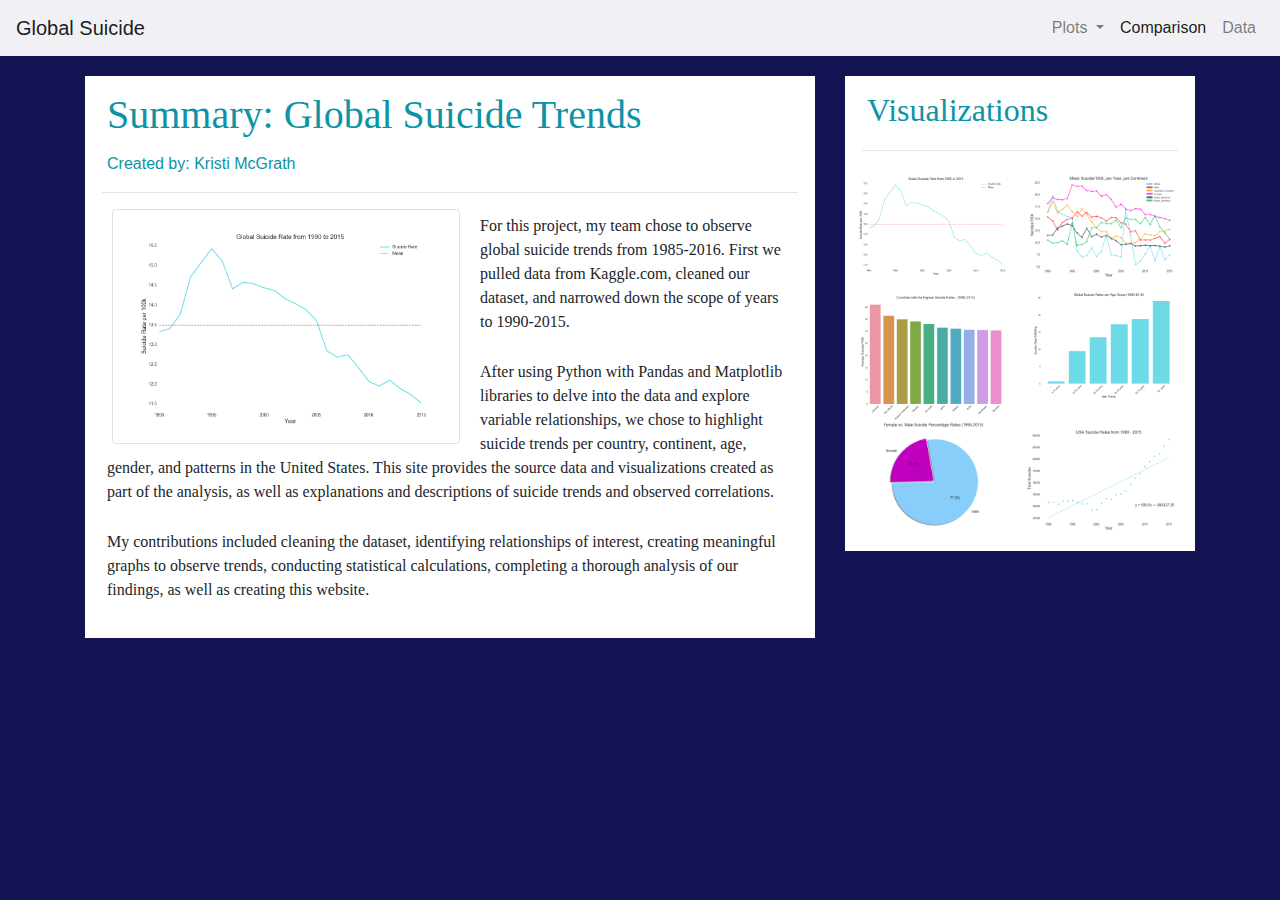
<file: index.html>
<!--DocType-->
<!DOCTYPE html>
<html lang="en-us">

<!--Header with page title-->
<head>
  <meta charset="UTF-8">
  <meta name="viewport" content="width=device-width, initial-scale=1, maximum-scale=1">
  <title>Global Suicide</title>
  <link rel="stylesheet" href="https://stackpath.bootstrapcdn.com/bootstrap/4.3.1/css/bootstrap.min.css"
    integrity="sha384-ggOyR0iXCbMQv3Xipma34MD+dH/1fQ784/j6cY/iJTQUOhcWr7x9JvoRxT2MZw1T" crossorigin="anonymous">
  <link rel="stylesheet" href="WebVisualizations/style.css">
</head>

<!--Interactive NavBar-->
<body>   
    <nav class="navbar navbar-expand-sm navbar-light bg-light">
    <a class="navbar-brand" href="index.html">Global Suicide</a>
    <button class="navbar-toggler" type="button" data-toggle="collapse" data-target="#navbarSupportedContent"
      aria-controls="navbarSupportedContent" aria-expanded="false" aria-label="Toggle navigation">
      <span class="navbar-toggler-icon"></span>
    </button>
    <div class="collapse navbar-collapse" id="navbarSupportedContent">
      <ul class="navbar-nav ml-auto">
        <li class="nav-item dropdown">
          <a class="nav-link dropdown-toggle" href="#" id="navbarDropdown" role="button" data-toggle="dropdown"
            aria-haspopup="true" aria-expanded="false"> Plots
          </a>
          <div class="dropdown-menu" aria-labelledby="navbarDropdown"> <!--Drop-down-->
            <a class="dropdown-item" href="WebVisualizations/Overall.html">Overall Global Trends</a>
            <a class="dropdown-item" href="WebVisualizations/perCont.html">Per Continent</a>
            <a class="dropdown-item" href="WebVisualizations/highCount.html">Countries With Highest Rates</a>
            <a class="dropdown-item" href="WebVisualizations/age.html">Per Age Group</a>
            <a class="dropdown-item" href="WebVisualizations/gender.html">Per Gender</a>
            <a class="dropdown-item" href="WebVisualizations/usa.html">U.S. Rates</a>
          </div>
        </li>
        <li class="nav-item active">
          <a class="nav-link" href="WebVisualizations/comparisons.html">Comparison <span
              class="sr-only">(current)</span></a>
        </li>
        <li class="nav-item">
          <a class="nav-link" href="WebVisualizations/CountryStats.html">Data</a>
        </li>
    </div>
  </nav>

  <!--Container-->
  <div class="container">
    <div class='row'>

      <!-- Summary: Global Suicide -->
      <div class="col-md-8"> <!--col-md-8 to fit in column with visualizations-->
        <div class="col-md-12 box">
          <h1>Summary: Global Suicide Trends</h1>
          <div class = 'author'>Created by: Kristi McGrath</div>
          <hr>
          <div class="thumbnail">
            <a href = "WebVisualizations/Overall.html"><img class="img-thumbnail img-fluid pad" src="WebVisualizations/visualizations/1990to2015LineChart.png"
              width="50%" alt="Responsive image" ALIGN='left'>
            </a>
          </div>
          <!--Summary-->
          <p>For this project, my team chose to observe global suicide trends from 1985-2016. First we pulled data from
            Kaggle.com, cleaned our dataset, and narrowed down the scope of years to 1990-2015.
          </p>
          <p>After using Python with Pandas and Matplotlib libraries to delve into the data and explore variable
            relationships, we chose to highlight suicide trends per country, continent, age, gender, and patterns in the
            United States. This site provides the source data and visualizations created as part of the analysis, as well
            as explanations and descriptions of suicide trends and observed correlations.
          </p>
          <p>My contributions included cleaning the dataset, identifying relationships of interest, creating meaningful
            graphs to observe trends, conducting statistical calculations, completing a thorough analysis of our
            findings, as well as creating this website.
          </p>
        </div>
      </div>

      <!--Visualizations-->
      <div class='col-md-4'> <!--col-md-4 to fit in column with summary-->
        <div class="col-md-12 box">
          <h2>Visualizations</h2>
          <hr>
          <div class="row">
            <div class='col-4 col-md-6 nobor'> <!--col-md-6 to fit next to another image; col-4 for when screen shrinks-->
              <a href="WebVisualizations/Overall.html"> <img
                  src='WebVisualizations/visualizations/1990to2015LineChart.png' class="img-fluid" width="100%"
                  alt="Responsive image">
              </a>
            </div>
            <div class='col-4 col-md-6 nobor'>
              <a href="WebVisualizations/perCont.html"><img
                  src='WebVisualizations/visualizations/1990to2015Continents.png' class="img-fluid" width="100%"
                  alt="Responsive image">
              </a>
            </div>
            <div class='col-4 col-md-6 nobor'>
              <a href="WebVisualizations/highCount.html"> <img
                  src='WebVisualizations/visualizations/BarGraphCountHighSuicideRate.png' class="img-fluid" width="100%"
                  alt="Responsive image">
              </a>
            </div>
            <div class='col-4 col-md-6 nobor'>
              <a href="WebVisualizations/age.html"><img
                  src='WebVisualizations/visualizations/BarGraphAgeSuicideRates.png' class="img-fluid" width="100%"
                  alt="Responsive image">
              </a>
            </div>
            <div class='col-4 col-md-6 nobor'>
              <a href="WebVisualizations/gender.html"><img
                  src='WebVisualizations/visualizations/PieGenderSuicideRates.png' class="img-fluid" width="100%"
                  alt="Responsive image">
              </a>
            </div>
            <div class='col-4 col-md-6 nobor pad3'>
              <a href="WebVisualizations/usa.html"><img src='WebVisualizations/visualizations/USARegressionGraph.png'
                  class="img-fluid" width="100%" alt="Responsive image">
              </a>
            </div>
          </div>
        </div>
      </div>
    </div>
  </div>

  <!--Bootstrap necessities-->
  <script src="https://code.jquery.com/jquery-3.3.1.slim.min.js"
    integrity="sha384-q8i/X+965DzO0rT7abK41JStQIAqVgRVzpbzo5smXKp4YfRvH+8abtTE1Pi6jizo"
    crossorigin="anonymous"></script>
  <script src="https://cdnjs.cloudflare.com/ajax/libs/popper.js/1.14.7/umd/popper.min.js"
    integrity="sha384-UO2eT0CpHqdSJQ6hJty5KVphtPhzWj9WO1clHTMGa3JDZwrnQq4sF86dIHNDz0W1"
    crossorigin="anonymous"></script>
  <script src="https://stackpath.bootstrapcdn.com/bootstrap/4.3.1/js/bootstrap.min.js"
    integrity="sha384-JjSmVgyd0p3pXB1rRibZUAYoIIy6OrQ6VrjIEaFf/nJGzIxFDsf4x0xIM+B07jRM"
    crossorigin="anonymous"></script>
</body>
</html>
</file>
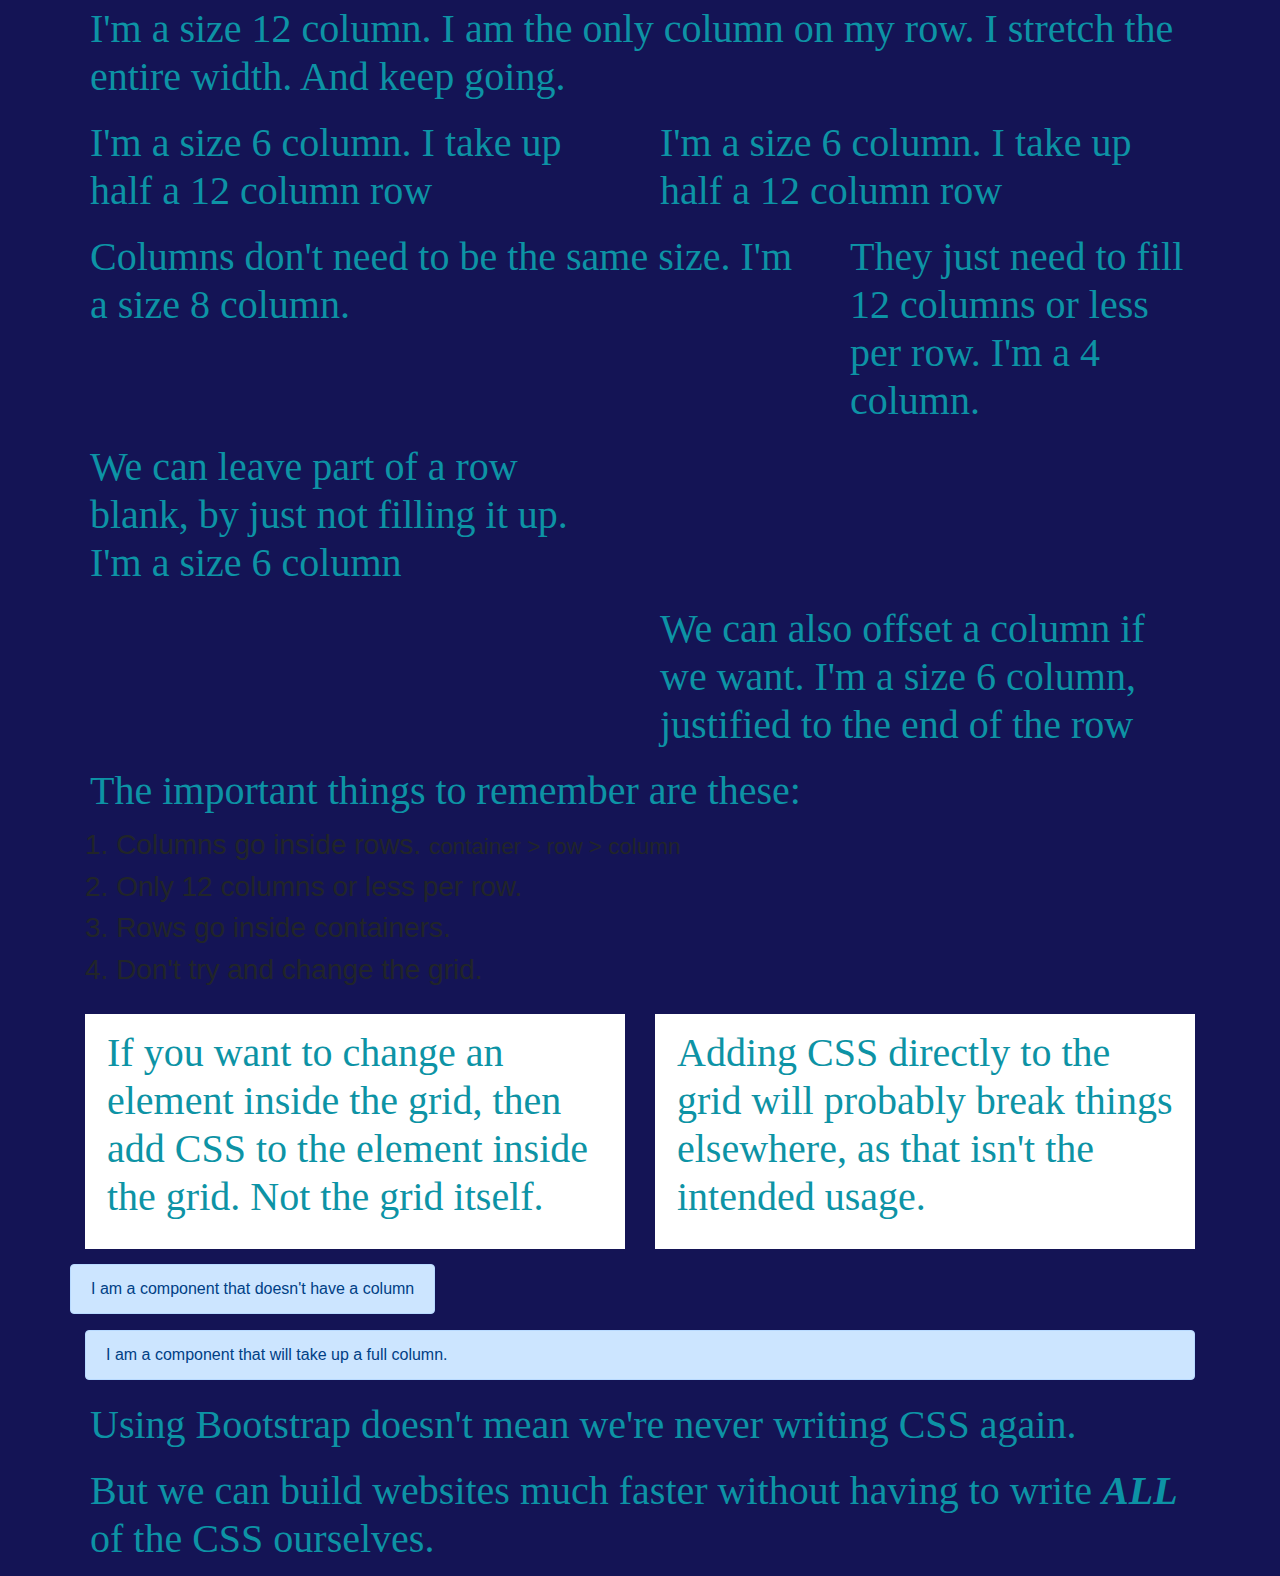
<file: WebVisualizations/index.html>
<!DOCTYPE html>
<html lang="en-us">

<head>

  <meta charset="UTF-8">
  <title>Global Suicide</title>
  <title>Bootstrap Components</title>
  <link rel="stylesheet" href="https://stackpath.bootstrapcdn.com/bootstrap/4.3.1/css/bootstrap.min.css" integrity="sha384-ggOyR0iXCbMQv3Xipma34MD+dH/1fQ784/j6cY/iJTQUOhcWr7x9JvoRxT2MZw1T" crossorigin="anonymous">
  <link rel="stylesheet" href="style.css"> <!--set image inside css file; give image some sort of id or class to reference it by-->
</head>
  <!-- Bring in our bootstrap stylesheet -->
  <!--<link rel="stylesheet" href="https://stackpath.bootstrapcdn.com/bootstrap/4.3.1/css/bootstrap.min.css" integrity="sha384-ggOyR0iXCbMQv3Xipma34MD+dH/1fQ784/j6cY/iJTQUOhcWr7x9JvoRxT2MZw1T" crossorigin="anonymous">-->
  <!--<link rel="stylesheet" href="style.css">-->

<body>

  <!-- Our rows function in containers (grid created). -->
  <div class="container">

    <!-- Our columns function in rows. -->
    <div class="row">

      <!-- Columns have 12 areas of width to work with. -->

      <!-- One third of screen (4/12) -->
      <div class="col-md-4">
        <!-- This is column 1 of 3 -->
      </div>

      <!-- One third of screen (4/12) -->
      <div class="col-md-4">
        <!-- This is column 2 of 3 -->
      </div>

      <!-- One third of screen (4/12) -->
      <div class="col-md-4">

        <!-- This is column 3 of 3 -->
      </div>

      <!-- Columns float left, so all adjacent rows will appear next to each other (as long as not all space gets taken up) -->
    </div>

  </div>


  <!-- Creates the Overall Grid -->
  <div class="container">

    <!-- First Row -->
    <div class="row">

      <!-- First (and only column) -->
      <div class="col-md-12">
        <h1>I'm a size 12 column. I am the only column on my row. I stretch the entire width. And keep going.</h1>
      </div>
    </div>

    <!-- Second Row -->
    <div class="row">

      <!-- First of two columns -->
      <div class="col-md-6">
        <h1>I'm a size 6 column. I take up half a 12 column row</h1>
      </div>

      <!-- Second of two columns -->
      <div class="col-md-6">
        <h1>I'm a size 6 column. I take up half a 12 column row</h1>
      </div>
    </div>

    <!--Third Row-->
    <div class="row">
      <!--First of Two Columns-->
      <div class="col-md-8">
        <h1>Columns don't need to be the same size. I'm a size 8 column.</h1>
      </div>
      <!--Second of Two Columns-->
      <div class="col-md-4">
        <h1>They just need to fill 12 columns or less per row. I'm a 4 column.</h1>
      </div>
    </div>

    <!--Fourth Row-->
    <div class="row">
      <!--First and Only Column in this Row-->
      <div class="col-md-6">
        <h1>We can leave part of a row blank, by just not filling it up. I'm a size 6 column</h1>
      </div>
    </div>

    <!--Fifth Row-->
    <div class="row justify-content-end">
      <!--First and Only Column in this Row-->
      <!--Notice how horizontally aligned this column to the right-->
      <div class="col-md-6">
        <h1>We can also offset a column if we want. I'm a size 6 column, justified to the end of the row</h1>
      </div>
    </div>

    <!--Sixth Row-->
    <div class="row">
      <!--First and Only Column in this Row-->
      <div class="col-md-12">
        <h1>The important things to remember are these:</h1>
        <h3>1. Columns go inside rows. <small>container &gt; row &gt; column</small></h3>
        <h3>2. Only 12 columns or less per row.</h3>
        <h3>3. Rows go inside containers.</h3>
        <h3>4. Don't try and change the grid.</h3>
      </div>
    </div>

    <!--Seventh Row-->
    <div class="row">
      <!--First Column in this Row-->
      <div class="col-md-6">
        <div class="box">
          <h1>If you want to change an element inside the grid, then add CSS to the element inside the grid. Not the grid itself.</h1>
        </div>
      </div>

      <!--Second Column in this Row-->
      <div class="col-md-6">
        <div class="box">
          <h1>Adding CSS directly to the grid will probably break things elsewhere, as that isn't the intended usage.</h1>
        </div>
      </div>
    </div>

    <!--Eighth Row-->
    <div class="row">
      <div class="alert alert-primary" role="alert">
        I am a component that doesn't have a column
      </div>
    </div>

    <div class="row">
      <div class="col">
        <div class="alert alert-primary" role="alert">
          I am a component that will take up a full column.
        </div>
    </div>

    </div>

    <!--Ninth Row-->
    <div class="row">
      <!--First and Only Column in this Row-->
      <div class="col-md-12">
        <h1>Using Bootstrap doesn't mean we're never writing CSS again.</h1>
        <h1>But we can build websites much faster without having to write <strong><i>ALL</i></strong> of the CSS ourselves.</h1>
      </div>
    </div>

  </div>

  <script src="https://code.jquery.com/jquery-3.3.1.slim.min.js" integrity="sha384-q8i/X+965DzO0rT7abK41JStQIAqVgRVzpbzo5smXKp4YfRvH+8abtTE1Pi6jizo" crossorigin="anonymous"></script>
  <script src="https://cdnjs.cloudflare.com/ajax/libs/popper.js/1.14.7/umd/popper.min.js" integrity="sha384-UO2eT0CpHqdSJQ6hJty5KVphtPhzWj9WO1clHTMGa3JDZwrnQq4sF86dIHNDz0W1" crossorigin="anonymous"></script>
  <script src="https://stackpath.bootstrapcdn.com/bootstrap/4.3.1/js/bootstrap.min.js" integrity="sha384-JjSmVgyd0p3pXB1rRibZUAYoIIy6OrQ6VrjIEaFf/nJGzIxFDsf4x0xIM+B07jRM" crossorigin="anonymous"></script>
</body>

</html>
</file>
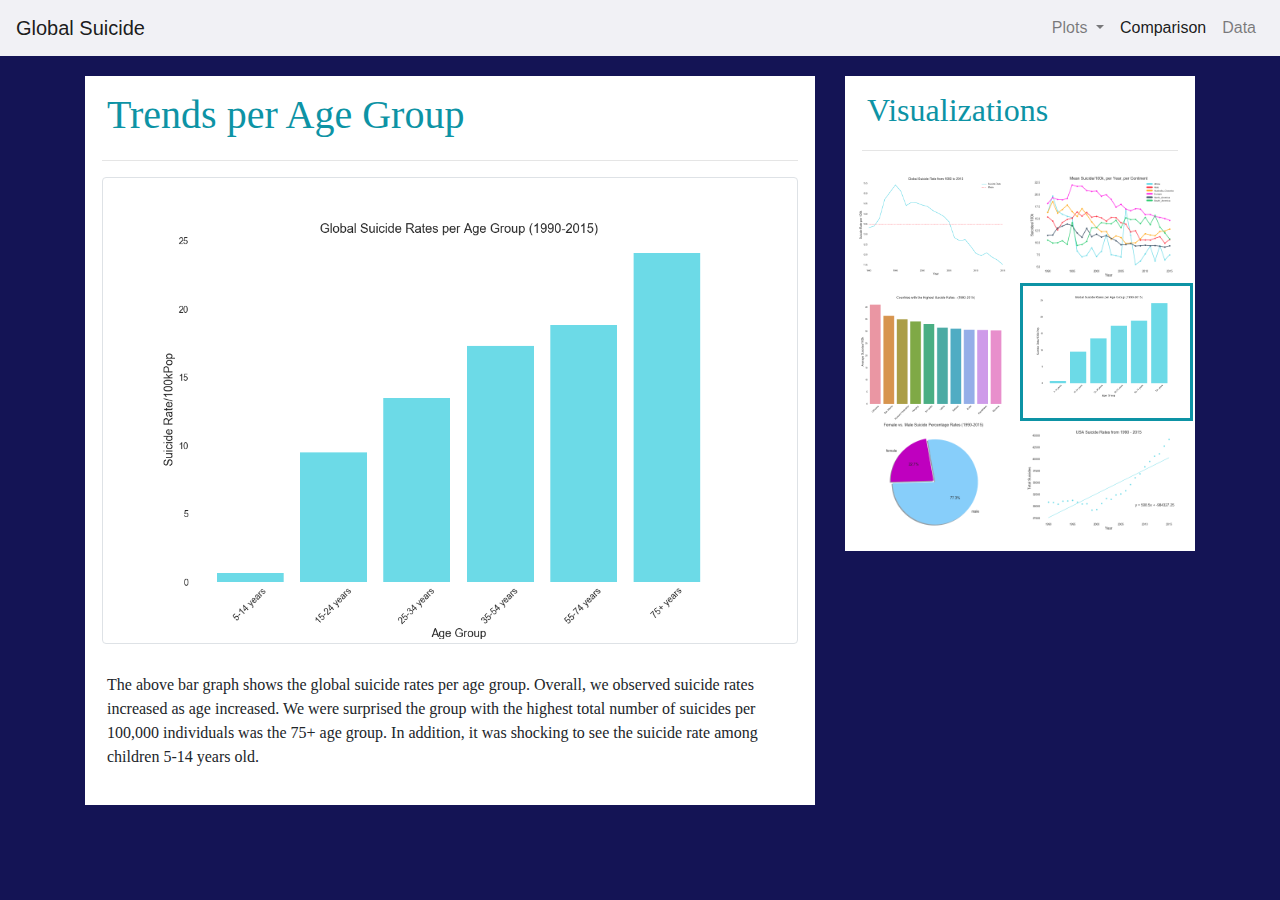
<file: WebVisualizations/age.html>
<!--DocType-->
<!DOCTYPE html>
<html lang="en-us">

<!--Header with page title-->
<head>
  <meta charset="UTF-8">
  <meta name="viewport" content="width=device-width, initial-scale=1, maximum-scale=1">
  <title>Global Suicide - Per Age Group</title>
  <link rel="stylesheet" href="https://stackpath.bootstrapcdn.com/bootstrap/4.3.1/css/bootstrap.min.css"
    integrity="sha384-ggOyR0iXCbMQv3Xipma34MD+dH/1fQ784/j6cY/iJTQUOhcWr7x9JvoRxT2MZw1T" crossorigin="anonymous">
  <link rel="stylesheet" href="style.css">
</head>

<!--Interactive NavBar-->
<body>
  <nav class="navbar navbar-expand-sm navbar-light bg-light">
    <a class="navbar-brand" href="../index.html">Global Suicide</a>
    <button class="navbar-toggler" type="button" data-toggle="collapse" data-target="#navbarSupportedContent"
      aria-controls="navbarSupportedContent" aria-expanded="false" aria-label="Toggle navigation">
      <span class="navbar-toggler-icon"></span>
    </button>
    <div class="collapse navbar-collapse" id="navbarSupportedContent">
      <ul class="navbar-nav ml-auto">
        <li class="nav-item dropdown">
          <a class="nav-link dropdown-toggle" href="#" id="navbarDropdown" role="button" data-toggle="dropdown"
            aria-haspopup="true" aria-expanded="false"> Plots
          </a>
          <div class="dropdown-menu" aria-labelledby="navbarDropdown"> <!--Drop-down-->
            <a class="dropdown-item" href="Overall.html">Overall Global Trends</a>
            <a class="dropdown-item" href="perCont.html">Per Continent</a>
            <a class="dropdown-item" href="highCount.html">Countries With Highest Rates</a>
            <a class="dropdown-item" href="age.html">Per Age Group</a>
            <a class="dropdown-item" href="gender.html">Per Gender</a>
            <a class="dropdown-item" href="usa.html">U.S. Rates</a>
          </div>
        </li>
        <li class="nav-item active">
          <a class="nav-link" href="comparisons.html">Comparison <span class="sr-only">(current)</span></a>
        </li>
        <li class="nav-item">
          <a class="nav-link" href="CountryStats.html">Data</a>
        </li>
    </div>
  </nav>

  <!--Container-->
  <div class="container">
    <div class='row'>

      <!--Summary: Trends Per Age Group-->
      <div class="col-md-8">
        <!--col-md-8 to fit in column with visualizations-->
        <div class="col-md-12 box">
          <h1>Trends per Age Group</h1>
          <hr>
          <div class="thumbnail">
            <img class="img-thumbnail" src="visualizations/BarGraphAgeSuicideRates.png" width="100%" class="img-fluid"
              alt="Responsive image">
          </div>
          <br>
          <!--Summary-->
          <p>The above bar graph shows the global suicide rates per age group. Overall, we observed suicide rates
            increased as age increased. We were surprised the group with the highest total number of suicides per
            100,000 individuals was the 75+ age group. In addition, it was shocking to see the suicide rate among
            children 5-14 years old.</p>
        </div>
      </div>

      <!--Visualizations-->
      <div class='col-md-4'>
        <!--col-md-4 to fit in column with summary-->
        <div class="col-md-12 box">
          <h2>Visualizations</h2>
          <hr>
          <div class="row">
            <div class='col-4 col-md-6 nobor'>
              <!--col-md-6 to fit next to another image; col-4 for when screen shrinks-->
              <a href="Overall.html"> <img src='visualizations/1990to2015LineChart.png' class="img-fluid" width="100%"
                  alt="Responsive image">
              </a>
            </div>
            <div class='col-4 col-md-6 nobor'>
              <a href="perCont.html"><img src='visualizations/1990to2015Continents.png' class="img-fluid" width="100%"
                  alt="Responsive image">
              </a>
            </div>
            <div class='col-4 col-md-6 nobor'>
              <a href="highCount.html"> <img src='visualizations/BarGraphCountHighSuicideRate.png' class="img-fluid"
                  width="100%" alt="Responsive image">
              </a>
            </div>
            <div class='col-4 col-md-6 tbor'>
              <a href="age.html"><img src='visualizations/BarGraphAgeSuicideRates.png' class="img-fluid" width="100%"
                  alt="Responsive image">
              </a>
            </div>
            <div class='col-4 col-md-6 nobor'>
              <a href="gender.html"><img src='visualizations/PieGenderSuicideRates.png' class="img-fluid" width="100%"
                  alt="Responsive image">
              </a>
            </div>
            <div class='col-4 col-md-6 nobor pad3'>
              <a href="usa.html"><img src='visualizations/USARegressionGraph.png' class="img-fluid" width="100%"
                  alt="Responsive image">
              </a>
            </div>
          </div>
        </div>
      </div>
    </div>
  </div>



  <!--Bootstrap necessities-->
  <script src="https://code.jquery.com/jquery-3.3.1.slim.min.js"
    integrity="sha384-q8i/X+965DzO0rT7abK41JStQIAqVgRVzpbzo5smXKp4YfRvH+8abtTE1Pi6jizo"
    crossorigin="anonymous"></script>
  <script src="https://cdnjs.cloudflare.com/ajax/libs/popper.js/1.14.7/umd/popper.min.js"
    integrity="sha384-UO2eT0CpHqdSJQ6hJty5KVphtPhzWj9WO1clHTMGa3JDZwrnQq4sF86dIHNDz0W1"
    crossorigin="anonymous"></script>
  <script src="https://stackpath.bootstrapcdn.com/bootstrap/4.3.1/js/bootstrap.min.js"
    integrity="sha384-JjSmVgyd0p3pXB1rRibZUAYoIIy6OrQ6VrjIEaFf/nJGzIxFDsf4x0xIM+B07jRM"
    crossorigin="anonymous"></script>
</body>

</html>
</file>
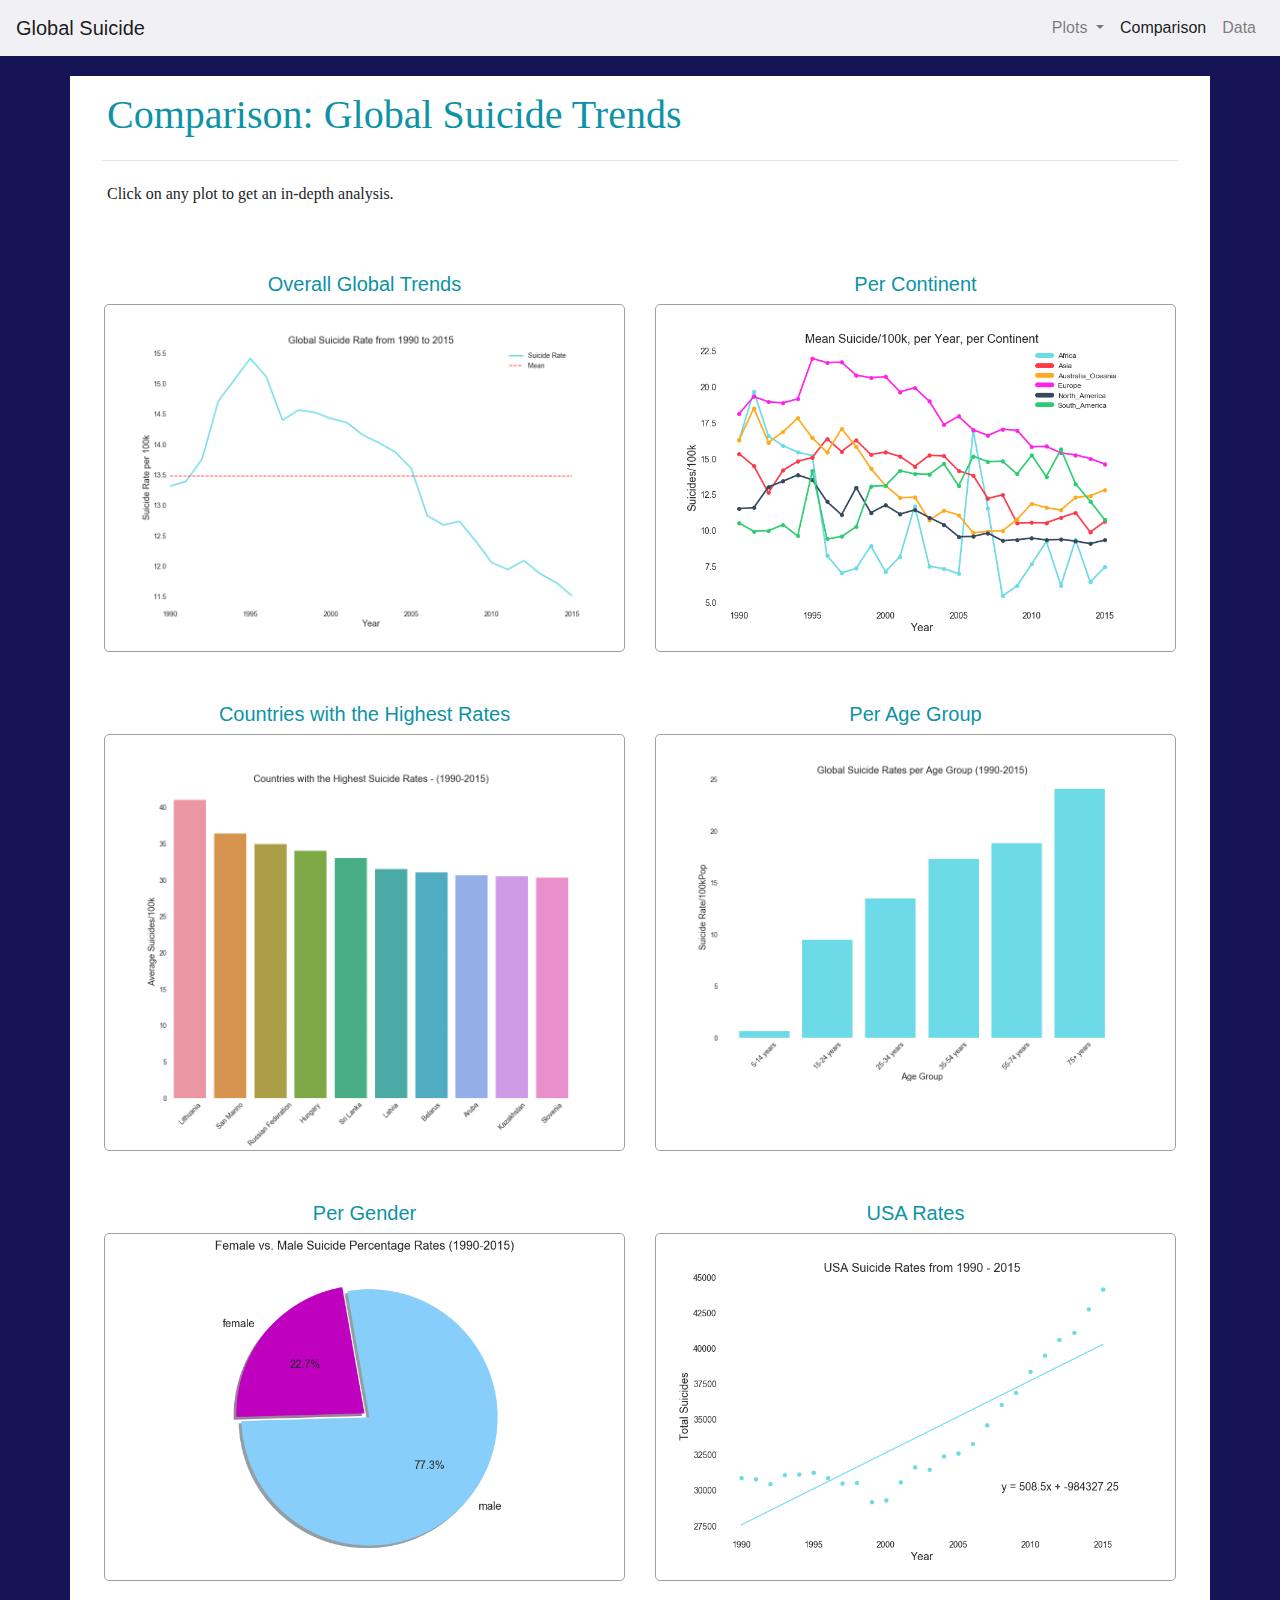
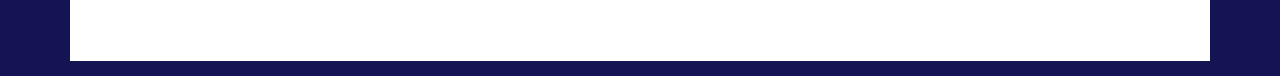
<file: WebVisualizations/comparisons.html>
<!--DocType-->
<!DOCTYPE html>
<html lang="en-us">

<!--Header with page title-->
<head>
  <meta charset="UTF-8">
  <meta name="viewport" content="width=device-width, initial-scale=1, maximum-scale=1">
  <title>Global Suicide - Comparison</title>
  <link rel="stylesheet" href="https://stackpath.bootstrapcdn.com/bootstrap/4.3.1/css/bootstrap.min.css" integrity="sha384-ggOyR0iXCbMQv3Xipma34MD+dH/1fQ784/j6cY/iJTQUOhcWr7x9JvoRxT2MZw1T" crossorigin="anonymous">
  <link rel="stylesheet" href="style.css">
</head>

<!--Interactive NavBar-->
<body>  
  <nav class="navbar navbar-expand-sm navbar-light bg-light">
    <a class="navbar-brand" href="../index.html">Global Suicide</a>
    <button class="navbar-toggler" type="button" data-toggle="collapse" data-target="#navbarSupportedContent" aria-controls="navbarSupportedContent" aria-expanded="false" aria-label="Toggle navigation">
      <span class="navbar-toggler-icon"></span>
    </button>
    <div class="collapse navbar-collapse" id="navbarSupportedContent">
      <ul class="navbar-nav ml-auto">
        <li class="nav-item dropdown">
          <a class="nav-link dropdown-toggle" href="#" id="navbarDropdown" role="button" data-toggle="dropdown" aria-haspopup="true" aria-expanded="false">
            Plots
          </a>
          <div class="dropdown-menu" aria-labelledby="navbarDropdown">
            <a class="dropdown-item" href="Overall.html">Overall Global Trends</a>
            <a class="dropdown-item" href="perCont.html">Per Continent</a>
            <a class="dropdown-item" href="highCount.html">Countries With Highest Rates</a>
            <a class="dropdown-item" href="age.html">Per Age Group</a>
            <a class="dropdown-item" href="gender.html">Per Gender</a>
            <a class="dropdown-item" href="usa.html">U.S. Rates</a>
          </div>
        </li>
        <li class="nav-item active">
          <a class="nav-link" href="comparisons.html">Comparison <span class="sr-only">(current)</span></a>
        </li>
        <li class="nav-item">
          <a class="nav-link" href="CountryStats.html">Data</a>
        </li>
      </div>
    </nav>

    <!--Container-->
    <div class="container ">
      <div class = 'row box'>

      <!--Description-->
        <div class="col-md-12">
          <h1>Comparison: Global Suicide Trends </h1>
          <hr>
          <p>Click on any plot to get an in-depth analysis.</p>
        </div>
      
      <div class='col-md-12'>
        <div class = 'row box'>     
          <div class="row">
          
          <!--Graph titles and images-->
          <div class = 'col-12 col-md-6 pad2'>
            <h5>Overall Global Trends</h5>
            <a href = "Overall.html" > <img src= 'visualizations/1990to2015LineChart.png' class="img-fluid compbor" width="100%" alt="Responsive image">
            </a>
          </div>
          <div class = 'col-12 col-md-6 pad2'>
            <h5>Per Continent</h5>
            <a href = "perCont.html" ><img src= 'visualizations/1990to2015Continents.png' class="img-fluid compbor" width="100%" alt="Responsive image">
            </a>
          </div>
          <div class = 'col-12 col-md-6 pad2'>
            <h5>Countries with the Highest Rates</h5>
            <a href = "highCount.html" > <img src= 'visualizations/BarGraphCountHighSuicideRate.png' class="img-fluid compbor" width="100%" alt="Responsive image">
            </a>
          </div>
          <div class = 'col-12 col-md-6 pad2'>
            <h5>Per Age Group</h5>
            <a href = "age.html"  ><img src= 'visualizations/BarGraphAgeSuicideRates.png' class="img-fluid pad4" width="100%" alt="Responsive image"> 
            </a>
          </div>
          <div class = 'col-12 col-md-6 pad2'>
            <h5>Per Gender</h5>
            <a href = "gender.html" ><img src= 'visualizations/PieGenderSuicideRates.png' class="img-fluid compbor" width="100%" alt="Responsive image"> 
            </a>
          </div>
          <div class = 'col-12 col-md-6 pad2'>
            <h5>USA Rates</h5>
            <a href = "usa.html" ><img src= 'visualizations/USARegressionGraph.png' class="img-fluid compbor" width="100%" alt="Responsive image"> 
            </a>
          </div>
        </div>
      </div>
    </div>
  </div>
</div>

  <!--Bootstrap necessities-->
  <script src="https://code.jquery.com/jquery-3.3.1.slim.min.js" integrity="sha384-q8i/X+965DzO0rT7abK41JStQIAqVgRVzpbzo5smXKp4YfRvH+8abtTE1Pi6jizo" crossorigin="anonymous"></script>
  <script src="https://cdnjs.cloudflare.com/ajax/libs/popper.js/1.14.7/umd/popper.min.js" integrity="sha384-UO2eT0CpHqdSJQ6hJty5KVphtPhzWj9WO1clHTMGa3JDZwrnQq4sF86dIHNDz0W1" crossorigin="anonymous"></script>
  <script src="https://stackpath.bootstrapcdn.com/bootstrap/4.3.1/js/bootstrap.min.js" integrity="sha384-JjSmVgyd0p3pXB1rRibZUAYoIIy6OrQ6VrjIEaFf/nJGzIxFDsf4x0xIM+B07jRM" crossorigin="anonymous"></script>
</body>

</html>
</file>
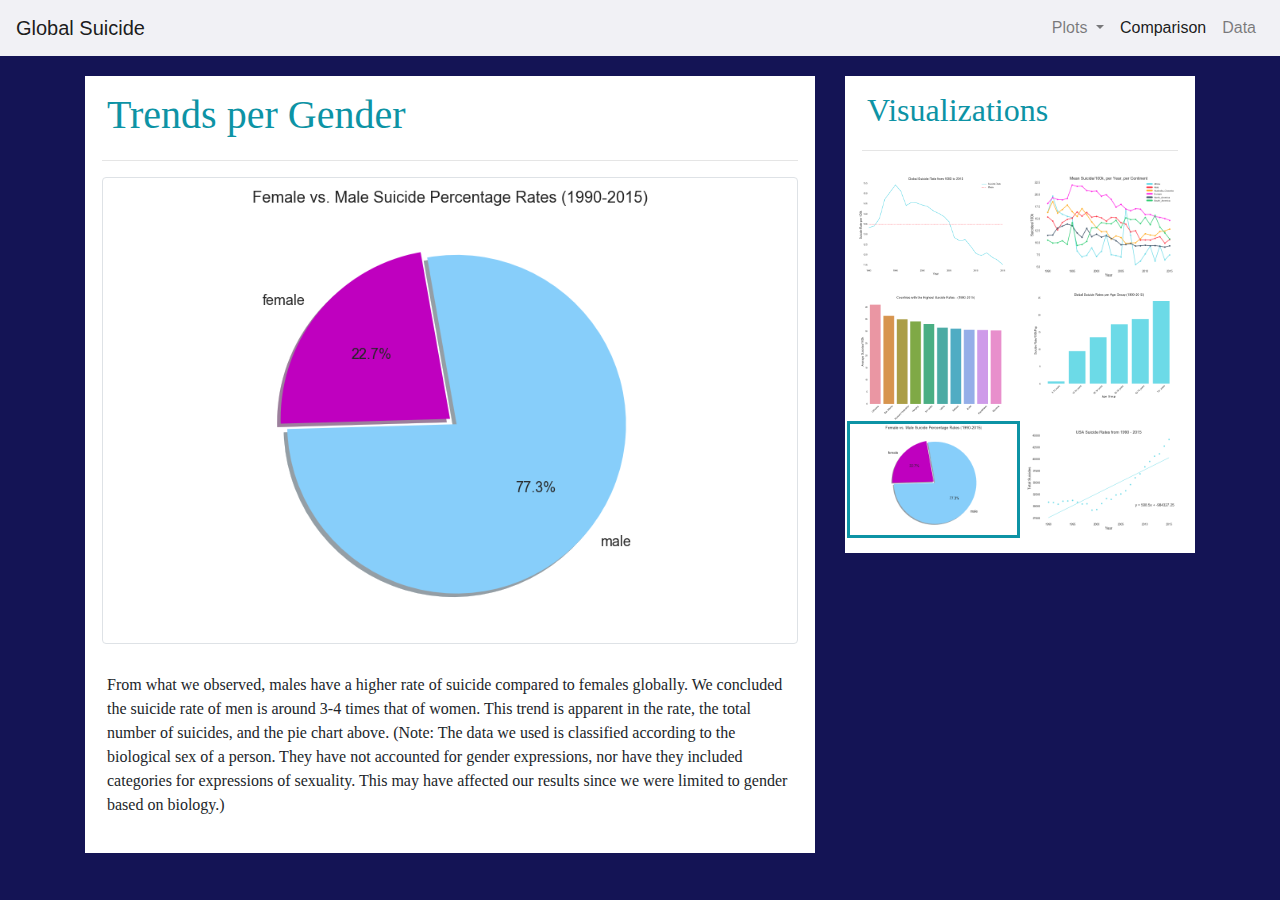
<file: WebVisualizations/gender.html>
<!--DocType-->
<!DOCTYPE html>
<html lang="en-us">

<!--Header with page title-->
<head>
  <meta charset="UTF-8">
  <meta name="viewport" content="width=device-width, initial-scale=1, maximum-scale=1">
  <title>Global Suicide - Per Gender</title>
  <link rel="stylesheet" href="https://stackpath.bootstrapcdn.com/bootstrap/4.3.1/css/bootstrap.min.css"
    integrity="sha384-ggOyR0iXCbMQv3Xipma34MD+dH/1fQ784/j6cY/iJTQUOhcWr7x9JvoRxT2MZw1T" crossorigin="anonymous">
  <link rel="stylesheet" href="style.css">
</head>

<!--Interactive NavBar-->
<body>
  <nav class="navbar navbar-expand-sm navbar-light bg-light">
    <a class="navbar-brand" href="../index.html">Global Suicide</a>
    <button class="navbar-toggler" type="button" data-toggle="collapse" data-target="#navbarSupportedContent"
      aria-controls="navbarSupportedContent" aria-expanded="false" aria-label="Toggle navigation">
      <span class="navbar-toggler-icon"></span>
    </button>
    <div class="collapse navbar-collapse" id="navbarSupportedContent">
      <ul class="navbar-nav ml-auto">
        <li class="nav-item dropdown">
          <a class="nav-link dropdown-toggle" href="#" id="navbarDropdown" role="button" data-toggle="dropdown"
            aria-haspopup="true" aria-expanded="false">Plots
          </a>
          <div class="dropdown-menu" aria-labelledby="navbarDropdown"><!--Drop-down-->
            <a class="dropdown-item" href="Overall.html">Overall Global Trends</a>
            <a class="dropdown-item" href="perCont.html">Per Continent</a>
            <a class="dropdown-item" href="highCount.html">Countries With Highest Rates</a>
            <a class="dropdown-item" href="age.html">Per Age Group</a>
            <a class="dropdown-item" href="gender.html">Per Gender</a>
            <a class="dropdown-item" href="usa.html">U.S. Rates</a>
          </div>
        </li>
        <li class="nav-item active">
          <a class="nav-link" href="comparisons.html">Comparison <span class="sr-only">(current)</span></a>
        </li>
        <li class="nav-item">
          <a class="nav-link" href="CountryStats.html">Data</a>
        </li>
    </div>
  </nav>

  <!--Container-->
  <div class="container">
    <div class='row'>

      <!--Summary Trends by Gender-->
      <div class="col-md-8"> <!--col-md-8 to fit in column with visualization-->
        <div class="col-md-12 box">
          <h1>Trends per Gender</h1>
          <hr>
          <div class="thumbnail">
            <img class="img-thumbnail" src="visualizations/PieGenderSuicideRates.png" width="100%" class="img-fluid"
              alt="Responsive image">
          </div>
          <br>
          <!--Summary-->
          <p>From what we observed, males have a higher rate of suicide compared to females globally. We concluded the
            suicide rate of men is around 3-4 times that of women. This trend is apparent in the rate, the total number
            of suicides, and the pie chart above. (Note: The data we used is classified according to the biological sex
            of a person. They have not accounted for gender expressions, nor have they included categories for
            expressions of sexuality. This may have affected our results since we were limited to gender based on
            biology.)
          </p>
        </div>
      </div>

      <!--Visualizations-->
      <div class='col-md-4'>
        <!--col-md-4 to fit in column with summary-->
        <div class="col-md-12  box">
          <h2>Visualizations</h2>
          <hr>
          <div class="row">
            <div class='col-4 col-md-6 nobor'>
              <!--col-md-6 to fit next to another image; col-4 for when screen shrinks-->
              <a href="Overall.html"> <img src='visualizations/1990to2015LineChart.png' class="img-fluid" width="100%"
                  alt="Responsive image">
              </a>
            </div>
            <div class='col-4 col-md-6 nobor'>
              <a href="perCont.html"><img src='visualizations/1990to2015Continents.png' class="img-fluid" width="100%"
                  alt="Responsive image">
              </a>
            </div>
            <div class='col-4 col-md-6 nobor'>
              <a href="highCount.html"> <img src='visualizations/BarGraphCountHighSuicideRate.png' class="img-fluid"
                  width="100%" alt="Responsive image">
              </a>
            </div>
            <div class='col-4 col-md-6 nobor'>
              <a href="age.html"><img src='visualizations/BarGraphAgeSuicideRates.png' class="img-fluid" width="100%"
                  alt="Responsive image">
              </a>
            </div>
            <div class='col-4 col-md-6 tbor'>
              <a href="gender.html"><img src='visualizations/PieGenderSuicideRates.png' class="img-fluid" width="100%"
                  alt="Responsive image">
              </a>
            </div>
            <div class='col-4 col-md-6 nobor pad3'>
              <a href="usa.html"><img src='visualizations/USARegressionGraph.png' class="img-fluid" width="100%"
                  alt="Responsive image">
              </a>
            </div>
          </div>
        </div>
      </div>
    </div>
  </div>

  <!--Bootstrap necessities-->
  <script src="https://code.jquery.com/jquery-3.3.1.slim.min.js"
    integrity="sha384-q8i/X+965DzO0rT7abK41JStQIAqVgRVzpbzo5smXKp4YfRvH+8abtTE1Pi6jizo"
    crossorigin="anonymous"></script>
  <script src="https://cdnjs.cloudflare.com/ajax/libs/popper.js/1.14.7/umd/popper.min.js"
    integrity="sha384-UO2eT0CpHqdSJQ6hJty5KVphtPhzWj9WO1clHTMGa3JDZwrnQq4sF86dIHNDz0W1"
    crossorigin="anonymous"></script>
  <script src="https://stackpath.bootstrapcdn.com/bootstrap/4.3.1/js/bootstrap.min.js"
    integrity="sha384-JjSmVgyd0p3pXB1rRibZUAYoIIy6OrQ6VrjIEaFf/nJGzIxFDsf4x0xIM+B07jRM"
    crossorigin="anonymous"></script>
</body>

</html>
</file>
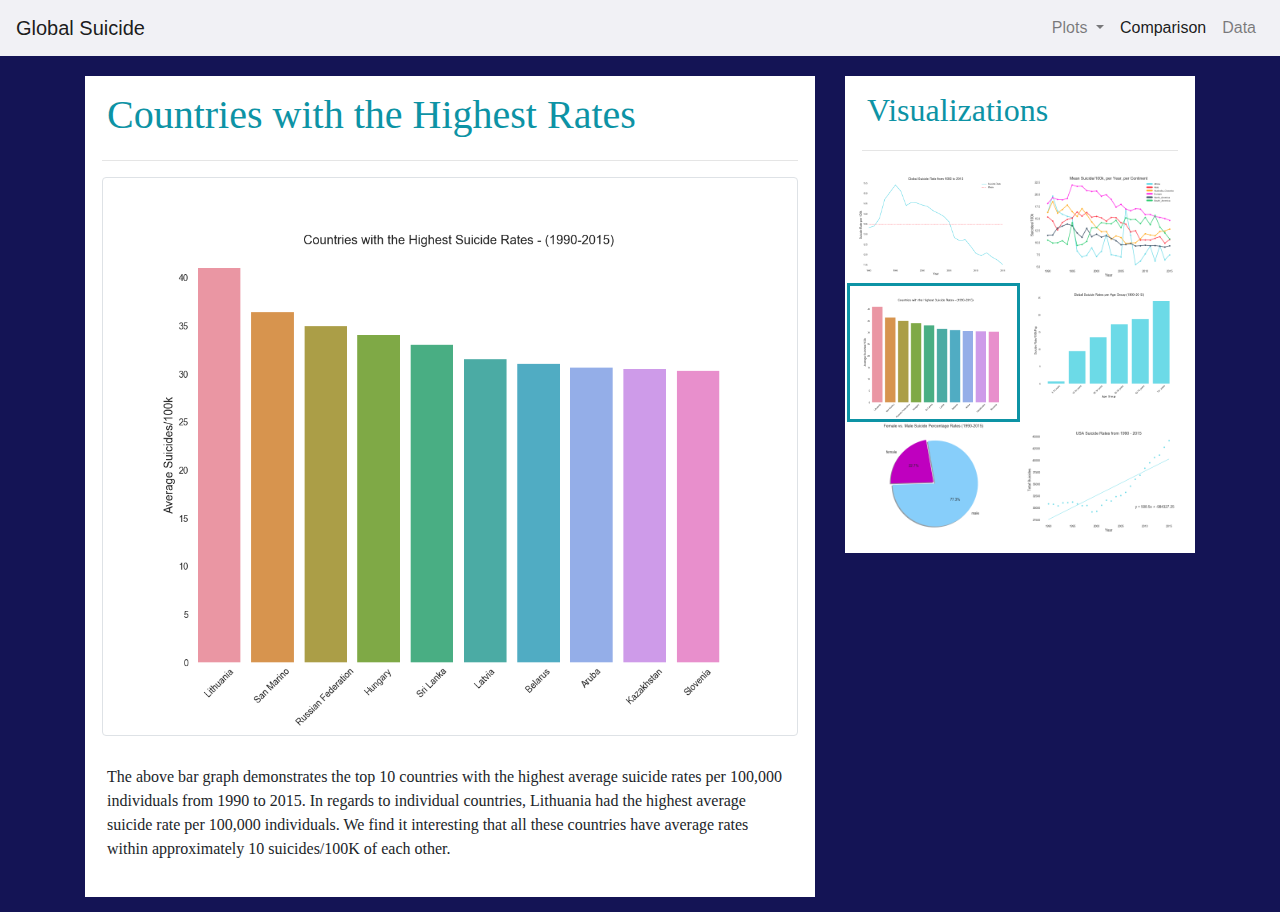
<file: WebVisualizations/highCount.html>
<!--DocType-->
<!DOCTYPE html>
<html lang="en-us">

<!--Header with page title-->
<head>
  <meta charset="UTF-8">
  <meta name="viewport" content="width=device-width, initial-scale=1, maximum-scale=1">
  <title>Global Suicide - Countries With Highest Rates</title>
  <link rel="stylesheet" href="https://stackpath.bootstrapcdn.com/bootstrap/4.3.1/css/bootstrap.min.css"
    integrity="sha384-ggOyR0iXCbMQv3Xipma34MD+dH/1fQ784/j6cY/iJTQUOhcWr7x9JvoRxT2MZw1T" crossorigin="anonymous">
  <link rel="stylesheet" href="style.css">
</head>

<!--Interactive NavBar-->
<body>
  <nav class="navbar navbar-expand-sm navbar-light bg-light">
    <a class="navbar-brand" href="../index.html">Global Suicide</a>
    <button class="navbar-toggler" type="button" data-toggle="collapse" data-target="#navbarSupportedContent"
      aria-controls="navbarSupportedContent" aria-expanded="false" aria-label="Toggle navigation">
      <span class="navbar-toggler-icon"></span>
    </button>
    <div class="collapse navbar-collapse" id="navbarSupportedContent">
      <ul class="navbar-nav ml-auto">
        <li class="nav-item dropdown">
          <a class="nav-link dropdown-toggle" href="#" id="navbarDropdown" role="button" data-toggle="dropdown"
            aria-haspopup="true" aria-expanded="false">Plots 
          </a>
          <div class="dropdown-menu" aria-labelledby="navbarDropdown"> <!--Drop-down-->
            <a class="dropdown-item" href="Overall.html">Overall Global Trends</a>
            <a class="dropdown-item" href="perCont.html">Per Continent</a>
            <a class="dropdown-item" href="highCount.html">Countries With Highest Rates</a>
            <a class="dropdown-item" href="age.html">Per Age Group</a>
            <a class="dropdown-item" href="gender.html">Per Gender</a>
            <a class="dropdown-item" href="usa.html">U.S. Rates</a>
          </div>
        </li>
        <li class="nav-item active">
          <a class="nav-link" href="comparisons.html">Comparison <span class="sr-only">(current)</span></a>
        </li>
        <li class="nav-item">
          <a class="nav-link" href="CountryStats.html">Data</a>
        </li>
    </div>
  </nav>

  <!--Container-->
  <div class="container">
    <div class='row'>

      <!--Summary: Countries with Highest Rates-->
      <div class="col-md-8"> <!--col-md-8 to fit in column with visualization-->
        <div class="col-md-12 box">
          <h1>Countries with the Highest Rates</h1>
          <hr>
          <div class="thumbnail">
            <img class="img-thumbnail" src="visualizations/BarGraphCountHighSuicideRate.png" width="100%"
              class="img-fluid" alt="Responsive image">
          </div>
          <br>
          <!--Summary-->
          <p>The above bar graph demonstrates the top 10 countries with the highest average suicide rates per 100,000
            individuals from 1990 to 2015.
            In regards to individual countries, Lithuania had the highest average suicide rate per 100,000 individuals.
            We find it interesting that all these countries have average rates within approximately 10 suicides/100K
            of each other.
          </p>
        </div>
      </div>

      <!--Visualizations-->
      <div class='col-md-4'> <!--col-md-4 to fit in column with summary-->
        <div class="col-md-12 box">
          <h2>Visualizations</h2>
          <hr>
          <div class="row">
            <div class='col-4 col-md-6 nobor'><!--col-md-6 to fit next to another image; col-4 for when screen shrinks-->
              <a href="Overall.html"> <img src='visualizations/1990to2015LineChart.png' class="img-fluid" width="100%"
                  alt="Responsive image">
              </a>
            </div>
            <div class='col-4 col-md-6 nobor'>
              <a href="perCont.html"><img src='visualizations/1990to2015Continents.png' class="img-fluid" width="100%"
                  alt="Responsive image">
              </a>
            </div>
            <div class='col-4 col-md-6 tbor'>
              <a href="highCount.html"> <img src='visualizations/BarGraphCountHighSuicideRate.png' class="img-fluid"
                  width="100%" alt="Responsive image">
              </a>
            </div>
            <div class='col-4 col-md-6 nobor'>
              <a href="age.html"><img src='visualizations/BarGraphAgeSuicideRates.png' class="img-fluid" width="100%"
                  alt="Responsive image">
              </a>
            </div>
            <div class='col-4 col-md-6 nobor'>
              <a href="gender.html"><img src='visualizations/PieGenderSuicideRates.png' class="img-fluid" width="100%"
                  alt="Responsive image">
              </a>
            </div>
            <div class='col-4 col-md-6 nobor pad3'>
              <a href="usa.html"><img src='visualizations/USARegressionGraph.png' class="img-fluid" width="100%"
                  alt="Responsive image">
              </a>
            </div>
          </div>
        </div>
      </div>
    </div>
  </div>

  <!--Bootstrap necessities-->
  <script src="https://code.jquery.com/jquery-3.3.1.slim.min.js"
    integrity="sha384-q8i/X+965DzO0rT7abK41JStQIAqVgRVzpbzo5smXKp4YfRvH+8abtTE1Pi6jizo"
    crossorigin="anonymous"></script>
  <script src="https://cdnjs.cloudflare.com/ajax/libs/popper.js/1.14.7/umd/popper.min.js"
    integrity="sha384-UO2eT0CpHqdSJQ6hJty5KVphtPhzWj9WO1clHTMGa3JDZwrnQq4sF86dIHNDz0W1"
    crossorigin="anonymous"></script>
  <script src="https://stackpath.bootstrapcdn.com/bootstrap/4.3.1/js/bootstrap.min.js"
    integrity="sha384-JjSmVgyd0p3pXB1rRibZUAYoIIy6OrQ6VrjIEaFf/nJGzIxFDsf4x0xIM+B07jRM"
    crossorigin="anonymous"></script>
</body>
</html>
</file>
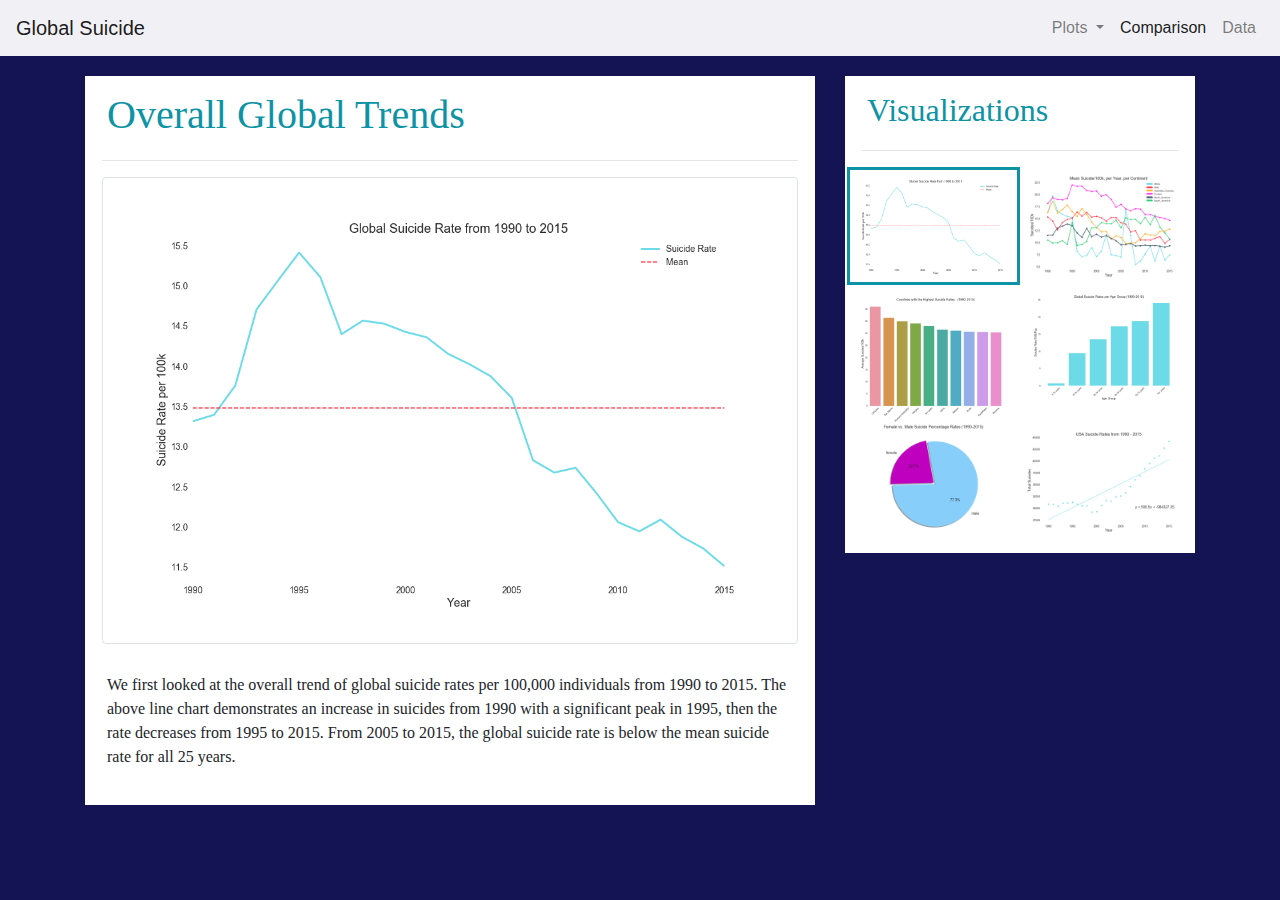
<file: WebVisualizations/Overall.html>
<!--DocType-->
<!DOCTYPE html>
<html lang="en-us">

<!--Header with page title-->
<head>
  <meta charset="UTF-8">
  <meta name="viewport" content="width=device-width, initial-scale=1, maximum-scale=1">
  <title>Global Suicide - Overall Global Trends</title>
  <link rel="stylesheet" href="https://stackpath.bootstrapcdn.com/bootstrap/4.3.1/css/bootstrap.min.css"
    integrity="sha384-ggOyR0iXCbMQv3Xipma34MD+dH/1fQ784/j6cY/iJTQUOhcWr7x9JvoRxT2MZw1T" crossorigin="anonymous">
  <link rel="stylesheet" href="style.css">
</head>

<!--Interactive NavBar-->
<body>
  <nav class="navbar navbar-expand-sm navbar-light bg-light">
    <a class="navbar-brand" href="../index.html">Global Suicide</a>
    <button class="navbar-toggler" type="button" data-toggle="collapse" data-target="#navbarSupportedContent"
      aria-controls="navbarSupportedContent" aria-expanded="false" aria-label="Toggle navigation">
      <span class="navbar-toggler-icon"></span>
    </button>

    <div class="collapse navbar-collapse" id="navbarSupportedContent">
      <ul class="navbar-nav ml-auto">
        <li class="nav-item dropdown">
          <a class="nav-link dropdown-toggle" href="#" id="navbarDropdown" role="button" data-toggle="dropdown" 
            aria-haspopup="true" aria-expanded="false"> Plots 
          </a>
          <div class="dropdown-menu" aria-labelledby="navbarDropdown"> <!--Drop-down-->
            <a class="dropdown-item" href="Overall.html">Overall Global Trends</a>
            <a class="dropdown-item" href="perCont.html">Per Continent</a>
            <a class="dropdown-item" href="highCount.html">Countries With Highest Rates</a>
            <a class="dropdown-item" href="age.html">Per Age Group</a>
            <a class="dropdown-item" href="gender.html">Per Gender</a>
            <a class="dropdown-item" href="usa.html">U.S. Rates</a>
          </div>
        </li>
        <li class="nav-item active">
          <a class="nav-link" href="comparisons.html">Comparison <span class="sr-only">(current)</span></a>
        </li>
        <li class="nav-item">
          <a class="nav-link" href="CountryStats.html">Data</a>
        </li>
    </div>
  </nav>

  <!--Container-->
  <div class="container">
    <div class='row'>

      <!--Summary: Overall Global Trends-->
      <div class="col-md-8"> <!--col-md-8 to fit in column with visualization-->
        <div class="col-md-12 box">
          <h1>Overall Global Trends</h1>
          <hr>
          <div class="thumbnail">
            <img class="img-thumbnail" src="visualizations/1990to2015LineChart.png" width="100%" class="img-fluid"
              alt="Responsive image">
          </div>
          <br>
          <!--Summary-->
          <p>We first looked at the overall trend of global suicide rates per 100,000 individuals from 1990 to 2015. The
            above line chart demonstrates an increase in suicides from 1990 with a significant peak in 1995, then the rate decreases from 1995 to
            2015. From 2005 to 2015, the global suicide rate is below the mean suicide rate for all 25 years. 
          </p>
        </div>
      </div>

      <!--Visualizations-->
      <div class='col-md-4'> <!--col-md-4 to fit in column with summary-->
        <div class="col-md-12 box">
          <h2>Visualizations</h2>
          <hr>
          <div class="row">
            <div class='col-4 col-md-6 tbor'> <!--col-md-6 to fit next to another image; col-4 for when screen shrinks-->
              <a href="Overall.html"> <img src='visualizations/1990to2015LineChart.png' class="img-fluid" width="100%"
                  alt="Responsive image">
              </a>
            </div>
            <div class='col-4 col-md-6 nobor'>
              <a href="perCont.html"><img src='visualizations/1990to2015Continents.png' class="img-fluid" width="100%"
                  alt="Responsive image">
              </a>
            </div>
            <div class='col-4 col-md-6 nobor'>
              <a href="highCount.html"> <img src='visualizations/BarGraphCountHighSuicideRate.png' class="img-fluid"
                  width="100%" alt="Responsive image">
              </a>
            </div>
            <div class='col-4 col-md-6 nobor'>
              <a href="age.html"><img src='visualizations/BarGraphAgeSuicideRates.png' class="img-fluid" width="100%"
                  alt="Responsive image">
              </a>
            </div>
            <div class='col-4 col-md-6 nobor'>
              <a href="gender.html"><img src='visualizations/PieGenderSuicideRates.png' class="img-fluid" width="100%"
                  alt="Responsive image">
              </a>
            </div>
            <div class='col-4 col-md-6 nobor pad3'>
              <a href="usa.html"><img src='visualizations/USARegressionGraph.png' class="img-fluid" width="100%"
                  alt="Responsive image">
              </a>
            </div>
          </div>
        </div>
      </div>
    </div>
  </div>
  <!--Bootstrap necessities-->
  <script src="https://code.jquery.com/jquery-3.3.1.slim.min.js"
    integrity="sha384-q8i/X+965DzO0rT7abK41JStQIAqVgRVzpbzo5smXKp4YfRvH+8abtTE1Pi6jizo"
    crossorigin="anonymous"></script>
  <script src="https://cdnjs.cloudflare.com/ajax/libs/popper.js/1.14.7/umd/popper.min.js"
    integrity="sha384-UO2eT0CpHqdSJQ6hJty5KVphtPhzWj9WO1clHTMGa3JDZwrnQq4sF86dIHNDz0W1"
    crossorigin="anonymous"></script>
  <script src="https://stackpath.bootstrapcdn.com/bootstrap/4.3.1/js/bootstrap.min.js"
    integrity="sha384-JjSmVgyd0p3pXB1rRibZUAYoIIy6OrQ6VrjIEaFf/nJGzIxFDsf4x0xIM+B07jRM"
    crossorigin="anonymous"></script>
</body>

</html>
</file>
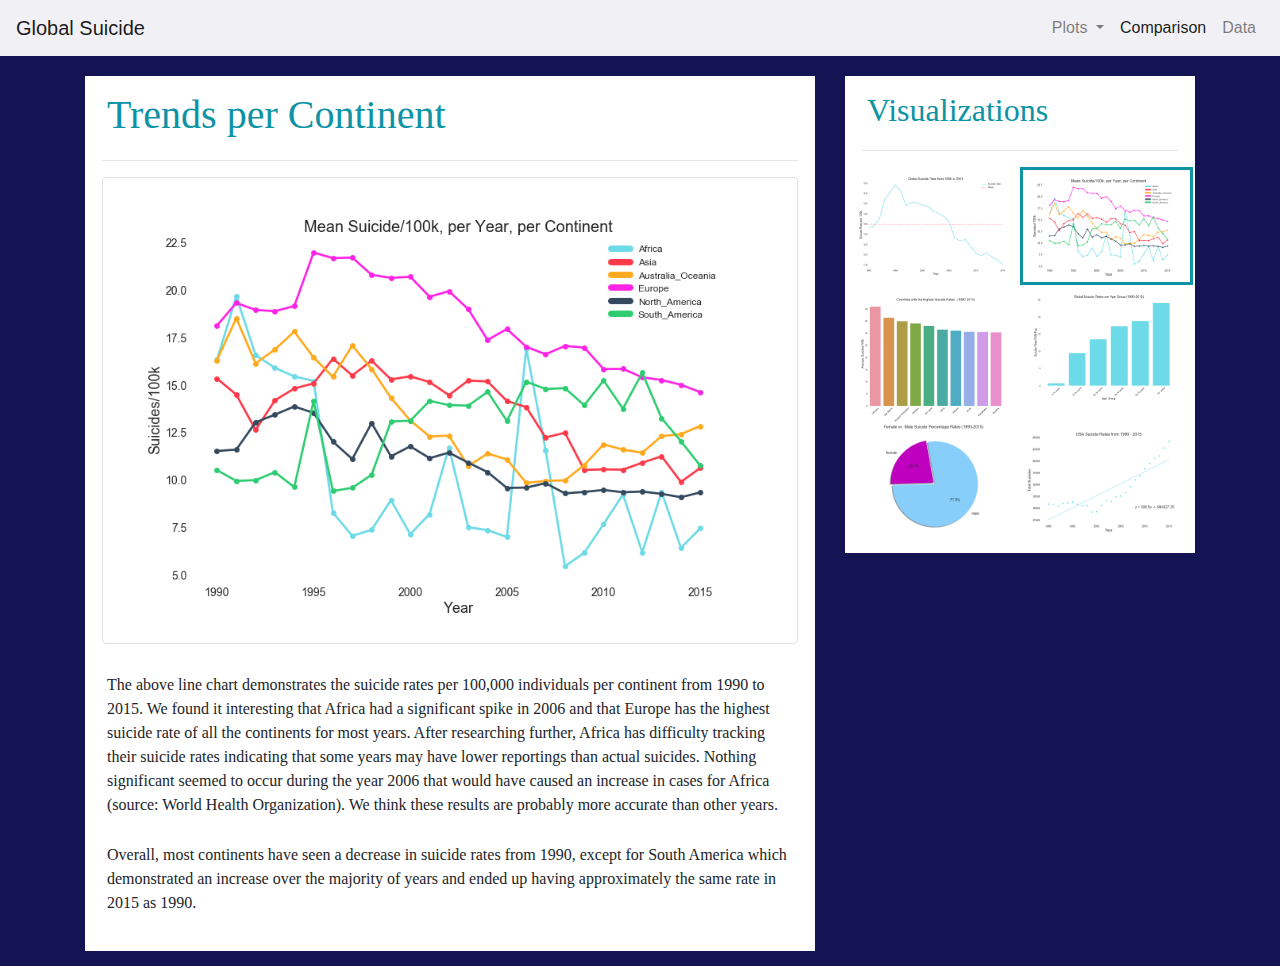
<file: WebVisualizations/perCont.html>
<!--DocType-->
<!DOCTYPE html>
<html lang="en-us">

<!--Header with page title-->
<head>
  <meta charset="UTF-8">
  <meta name="viewport" content="width=device-width, initial-scale=1, maximum-scale=1">
  <title>Global Suicide - Per Continent</title>
  <link rel="stylesheet" href="https://stackpath.bootstrapcdn.com/bootstrap/4.3.1/css/bootstrap.min.css"
    integrity="sha384-ggOyR0iXCbMQv3Xipma34MD+dH/1fQ784/j6cY/iJTQUOhcWr7x9JvoRxT2MZw1T" crossorigin="anonymous">
  <link rel="stylesheet" href="style.css">
</head>

<!--Interactive NavBar-->
<body>
  <nav class="navbar navbar-expand-sm navbar-light bg-light">
    <a class="navbar-brand" href="../index.html">Global Suicide</a>
    <button class="navbar-toggler" type="button" data-toggle="collapse" data-target="#navbarSupportedContent"
      aria-controls="navbarSupportedContent" aria-expanded="false" aria-label="Toggle navigation">
      <span class="navbar-toggler-icon"></span>
    </button>

    <div class="collapse navbar-collapse" id="navbarSupportedContent">
      <ul class="navbar-nav ml-auto">
        <li class="nav-item dropdown">
          <a class="nav-link dropdown-toggle" href="#" id="navbarDropdown" role="button" data-toggle="dropdown"
            aria-haspopup="true" aria-expanded="false">Plots 
          </a>
          <div class="dropdown-menu" aria-labelledby="navbarDropdown"> <!--Drop-down-->
            <a class="dropdown-item" href="Overall.html">Overall Global Trends</a>
            <a class="dropdown-item" href="perCont.html">Per Continent</a>
            <a class="dropdown-item" href="highCount.html">Countries With Highest Rates</a>
            <a class="dropdown-item" href="age.html">Per Age Group</a>
            <a class="dropdown-item" href="gender.html">Per Gender</a>
            <a class="dropdown-item" href="usa.html">U.S. Rates</a>
          </div>
        </li>
        <li class="nav-item active">
          <a class="nav-link" href="comparisons.html">Comparison <span class="sr-only">(current)</span></a>
        </li>
        <li class="nav-item">
          <a class="nav-link" href="CountryStats.html">Data</a>
        </li>
    </div>
  </nav>

  <!--Container-->
  <div class="container">
    <div class='row'>

      <!--Summary: Trends per Continent-->
      <div class="col-md-8"> <!--col-md-8 to fit in column with visualization-->
        <div class="col-md-12 box">
          <h1>Trends per Continent</h1>
          <hr>
          <div class="thumbnail">
            <img class="img-thumbnail" src="visualizations/1990to2015Continents.png" width="100%" class="img-fluid"
              alt="Responsive image">
          </div>
          <br>
          <!--Summary-->
          <p>The above line chart demonstrates the suicide rates per 100,000 individuals per continent from 1990 to
            2015. We found it interesting that Africa had a significant spike in 2006 and that Europe has the highest suicide rate of all the
            continents for most years. After researching further, Africa has difficulty tracking their suicide rates indicating that some years may have lower reportings than
            actual suicides. Nothing significant seemed to occur during the year 2006 that would have caused an increase in cases for Africa (source: World Health
            Organization). We think these results are probably more accurate than other years. 
          </p>
          <p>Overall, most continents have seen a decrease in suicide rates from 1990, except for South America which
            demonstrated an increase over the majority of years and ended up having approximately the same rate in 2015 as 1990.
          </p>
        </div>
      </div>

      <!--Visualizations-->
      <div class='col-md-4'> <!--col-md-4 to fit in column with summary-->
        <div class='col-md-12 box'>
          <h2>Visualizations</h2>
          <hr>
          <div class='row'>
            <div class='col-4 col-md-6 nobor'> <!--col-md-6 to fit next to another image; col-4 for when screen shrinks-->
              <a href="Overall.html"> <img src='visualizations/1990to2015LineChart.png' class="img-fluid" width="100%"
                  alt="Responsive image">
              </a>
            </div>
            <div class='col-4 col-md-6 tbor'>
              <a href="perCont.html"><img src='visualizations/1990to2015Continents.png' class="img-fluid" width="100%"
                  alt="Responsive image">
              </a>
            </div>
            <div class='col-4 col-md-6 nobor'>
              <a href="highCount.html"><img src='visualizations/BarGraphCountHighSuicideRate.png' class="img-fluid"
                  width="100%" alt="Responsive image">
              </a>
            </div>
            <div class='col-4 col-md-6 nobor'>
              <a href="age.html"><img src='visualizations/BarGraphAgeSuicideRates.png' class="img-fluid" width="100%"
                  alt="Responsive image">
              </a>
            </div>
            <div class='col-4 col-md-6 nobor'>
              <a href="gender.html"><img src='visualizations/PieGenderSuicideRates.png' class="img-fluid" width="100%"
                  alt="Responsive image">
              </a>
            </div>
            <div class='col-4 col-md-6 nobor pad3'>
              <a href="usa.html"><img src='visualizations/USARegressionGraph.png' class="img-fluid" width="100%"
                  alt="Responsive image">
              </a>
            </div>
          </div>
        </div>
      </div>
    </div>
  </div>

  <!--Bootstrap necessities-->
  <script src="https://code.jquery.com/jquery-3.3.1.slim.min.js"
    integrity="sha384-q8i/X+965DzO0rT7abK41JStQIAqVgRVzpbzo5smXKp4YfRvH+8abtTE1Pi6jizo"
    crossorigin="anonymous"></script>
  <script src="https://cdnjs.cloudflare.com/ajax/libs/popper.js/1.14.7/umd/popper.min.js"
    integrity="sha384-UO2eT0CpHqdSJQ6hJty5KVphtPhzWj9WO1clHTMGa3JDZwrnQq4sF86dIHNDz0W1"
    crossorigin="anonymous"></script>
  <script src="https://stackpath.bootstrapcdn.com/bootstrap/4.3.1/js/bootstrap.min.js"
    integrity="sha384-JjSmVgyd0p3pXB1rRibZUAYoIIy6OrQ6VrjIEaFf/nJGzIxFDsf4x0xIM+B07jRM"
    crossorigin="anonymous"></script>
</body>
</html>
</file>
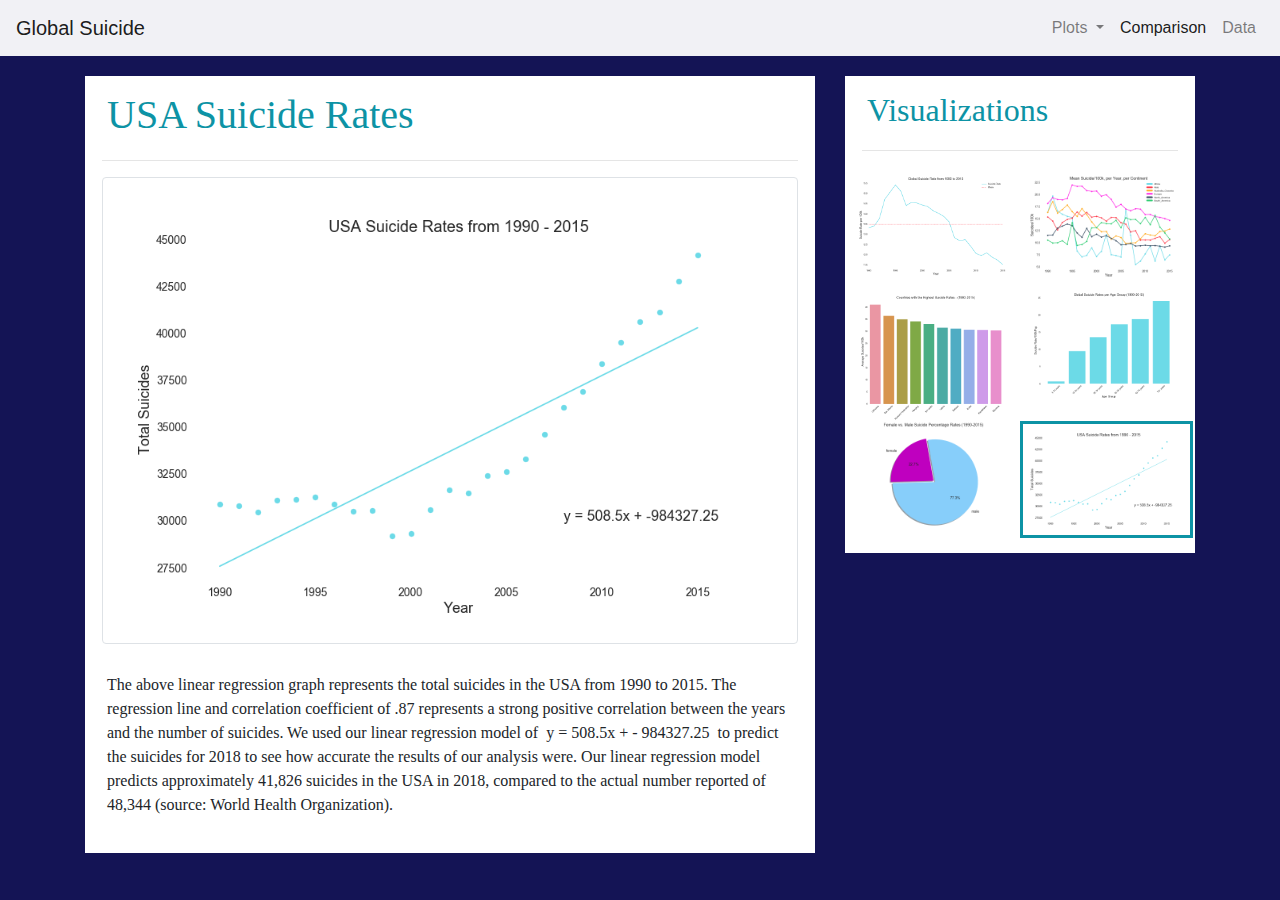
<file: WebVisualizations/usa.html>
<!--DocType-->
<!DOCTYPE html>
<html lang="en-us">

<!--Header with page title-->

<head>
  <meta charset="UTF-8">
  <meta name="viewport" content="width=device-width, initial-scale=1, maximum-scale=1">
  <title>Global Suicide - U.S. Rates</title>
  <link rel="stylesheet" href="https://stackpath.bootstrapcdn.com/bootstrap/4.3.1/css/bootstrap.min.css"
    integrity="sha384-ggOyR0iXCbMQv3Xipma34MD+dH/1fQ784/j6cY/iJTQUOhcWr7x9JvoRxT2MZw1T" crossorigin="anonymous">
  <link rel="stylesheet" href="style.css">
</head>

<!--Interactive NavBar-->

<body>
  <nav class="navbar navbar-expand-sm navbar-light bg-light">
    <a class="navbar-brand" href="../index.html">Global Suicide</a>
    <button class="navbar-toggler" type="button" data-toggle="collapse" data-target="#navbarSupportedContent"
      aria-controls="navbarSupportedContent" aria-expanded="false" aria-label="Toggle navigation">
      <span class="navbar-toggler-icon"></span>
    </button>
    <div class="collapse navbar-collapse" id="navbarSupportedContent">
      <ul class="navbar-nav ml-auto">
        <li class="nav-item dropdown">
          <a class="nav-link dropdown-toggle" href="#" id="navbarDropdown" role="button" data-toggle="dropdown"
            aria-haspopup="true" aria-expanded="false">Plots
          </a>
          <div class="dropdown-menu" aria-labelledby="navbarDropdown">
            <!--Drop-down-->
            <a class="dropdown-item" href="Overall.html">Overall Global Trends</a>
            <a class="dropdown-item" href="perCont.html">Per Continent</a>
            <a class="dropdown-item" href="highCount.html">Countries With Highest Rates</a>
            <a class="dropdown-item" href="age.html">Per Age Group</a>
            <a class="dropdown-item" href="gender.html">Per Gender</a>
            <a class="dropdown-item" href="usa.html">U.S. Rates</a>
          </div>
        </li>
        <li class="nav-item active">
          <a class="nav-link" href="comparisons.html">Comparison <span class="sr-only">(current)</span></a>
        </li>
        <li class="nav-item">
          <a class="nav-link" href="CountryStats.html">Data</a>
        </li>
    </div>
  </nav>

  <!--Container-->
  <div class="container">
    <div class='row '>

      <!--Summary: USA Suicide Rates-->
      <div class="col-md-8">
        <!--col-md-8 to fit in column with visualizations-->
        <div class="col-md-12 box">
          <h1>USA Suicide Rates</h1>
          <hr>
          <div class="thumbnail">
            <img class="img-thumbnail" src="visualizations/USARegressionGraph.png" width="100%" class="img-fluid"
              alt="Responsive image">
          </div>
          <br>
          <!--Summary-->
          <p>The above linear regression graph represents the total suicides in the USA from 1990 to 2015. The
            regression line and correlation coefficient of .87 represents a strong positive correlation between the
            years and the number of suicides. We used our linear regression model of &nbsp;y&nbsp;=&nbsp;508.5x&nbsp;+&nbsp;-&nbsp;984327.25&nbsp;
            to predict the suicides for 2018 to see how accurate the results of our analysis were. Our linear regression
            model predicts approximately 41,826 suicides in the USA in 2018, compared to the actual number reported of
            48,344 (source: World Health Organization).
          </p>
        </div>
      </div>

      <!--Visualizations-->
      <div class='col-md-4'>
        <!--col-md-4 to fit in column with summary-->
        <div class="col-md-12  box">
          <h2>Visualizations</h2>
          <hr>
          <div class="row">
            <div class='col-4 col-md-6 nobor'>
              <!--col-md-6 to fit next to another image; col-4 for when screen shrinks-->
              <a href="Overall.html"> <img src='visualizations/1990to2015LineChart.png' class="img-fluid" width="100%"
                  alt="Responsive image">
              </a>
            </div>
            <div class='col-4 col-md-6 nobor'>
              <a href="perCont.html"><img src='visualizations/1990to2015Continents.png' class="img-fluid" width="100%"
                  alt="Responsive image">
              </a>
            </div>
            <div class='col-4 col-md-6 nobor'>
              <a href="highCount.html"> <img src='visualizations/BarGraphCountHighSuicideRate.png' class="img-fluid"
                  width="100%" alt="Responsive image">
              </a>
            </div>
            <div class='col-4 col-md-6 nobor'>
              <a href="age.html"><img src='visualizations/BarGraphAgeSuicideRates.png' class="img-fluid" width="100%"
                  alt="Responsive image">
              </a>
            </div>
            <div class='col-4 col-md-6 nobor'>
              <a href="gender.html"><img src='visualizations/PieGenderSuicideRates.png' class="img-fluid" width="100%"
                  alt="Responsive image">
              </a>
            </div>
            <div class='col-4 col-md-6 tbor pad3'>
              <a href="usa.html"><img src='visualizations/USARegressionGraph.png' class="img-fluid" width="100%"
                  alt="Responsive image">
              </a>
            </div>
          </div>
        </div>
      </div>
    </div>
  </div>

  <!--Bootstrap necessities-->
  <script src="https://code.jquery.com/jquery-3.3.1.slim.min.js"
    integrity="sha384-q8i/X+965DzO0rT7abK41JStQIAqVgRVzpbzo5smXKp4YfRvH+8abtTE1Pi6jizo"
    crossorigin="anonymous"></script>
  <script src="https://cdnjs.cloudflare.com/ajax/libs/popper.js/1.14.7/umd/popper.min.js"
    integrity="sha384-UO2eT0CpHqdSJQ6hJty5KVphtPhzWj9WO1clHTMGa3JDZwrnQq4sF86dIHNDz0W1"
    crossorigin="anonymous"></script>
  <script src="https://stackpath.bootstrapcdn.com/bootstrap/4.3.1/js/bootstrap.min.js"
    integrity="sha384-JjSmVgyd0p3pXB1rRibZUAYoIIy6OrQ6VrjIEaFf/nJGzIxFDsf4x0xIM+B07jRM"
    crossorigin="anonymous"></script>
</body>

</html>
</file>
<file: WebVisualizations/style.css>
/* Navbar color */
.bg-light{
  background-color: rgb(241, 241, 245) !important;
}

/*Header font styles */
h1{
  font-family: Georgia, serif;
  padding: 5px;
  color: rgb(13, 147, 165);
  font-weight: 500;
}
h2{
  font-family: Georgia, serif;
  padding: 5px;
  color: rgb(13, 147, 165);
  /* overflow: hidden; */
}

/*Font style for my name on landing page */
.author{
  padding-left: 5px;
  color: rgb(13, 147, 165);
}

/*Padding for pic on summary page to align font */
.pad{
  margin-right: 20px;
  margin-left: 10px;
}

/*Align headers and padding for comparisons.html page*/
h5{
  text-align: center;
  margin-top: 15px;
  color: rgb(13, 147, 165);
}
.pad2{
  padding-bottom: 35px;
}

/*Background color */
body{
  background-color: rgb(20, 20, 85);
}

/*Paragraph formatting */
p{
  padding: 5px;
  font-family: Georgia, serif;
}

/*Align table information, formatting for table */
tr{
  text-align: center;
}
table{
  background-color: white;
  border: 1;
}
/*Formatting for data html*/
.box2{
  padding-right: 30px;
  padding-left: 30px;
  padding-top: 30px;
  padding-bottom: 30px;
  margin-top: 20px;
  background-color: white;
}

/*Formatting for containers, divs, rows */
.box {
    padding-right: 17px;
    padding-left: 17px;
    padding-top: 10px;
    padding-bottom: 15px;
    margin-bottom: 15px;
    margin-top: 20px;
    background-color: white;
}

/*Overriding width */
.col-md-12{
  width: unset;
}

/*No border for images */
.nobor{
  margin: 0;
  padding: 0;
}

/*Border for images */
.tbor
{
  margin: 0;
  padding: 0;
  border-style: solid;
  border-width: medium;
  border-color: rgb(13, 147, 165);
} 

/*Comparison page borders*/
.compbor{
  border: 1px solid;
  border-radius: 5px;
  border-color: rgba(158, 158, 158, 0.979);
}
/*Comparison page for Per Age Group border */
.pad4 {
  padding-bottom: 13.25%;
  border: 1px solid;
  border-radius: 5px;
  border-color: rgba(158, 158, 158, 0.979);
}

/* Media query to adjust h2 font size as screen decreases in size */
@media (max-width: 1000px) {
  h2{
    font-size: 1.8em;
  }
}

/* Media query to adjust navbar color, body background color, and padding for bottom of screen as screen decreases to small size */
@media (max-width: 576px) {
  
  .bg-light {
  background-color: rgba(197, 226, 228, 0.692)!important;
  }

  body{
    background-color: white;
  }
  .pad3{
    padding-bottom: 10px;
  }
}
</file>
